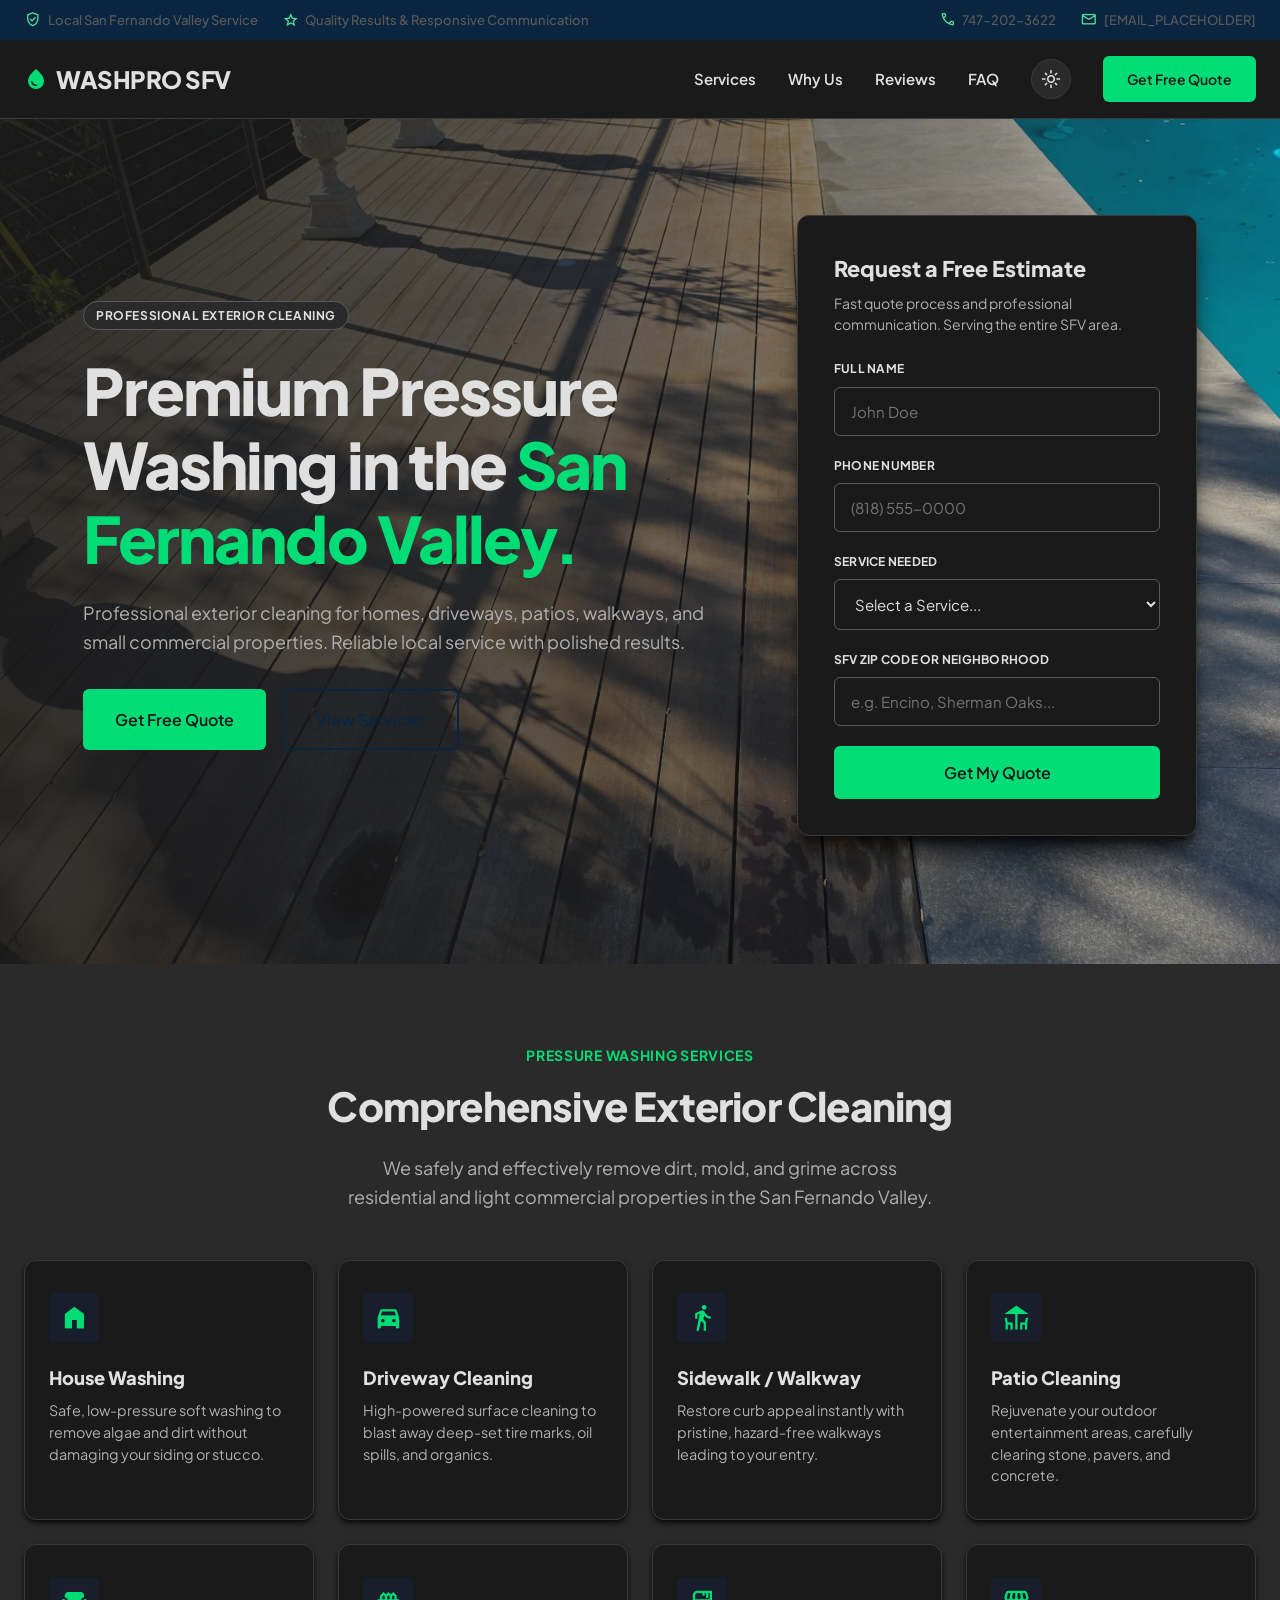
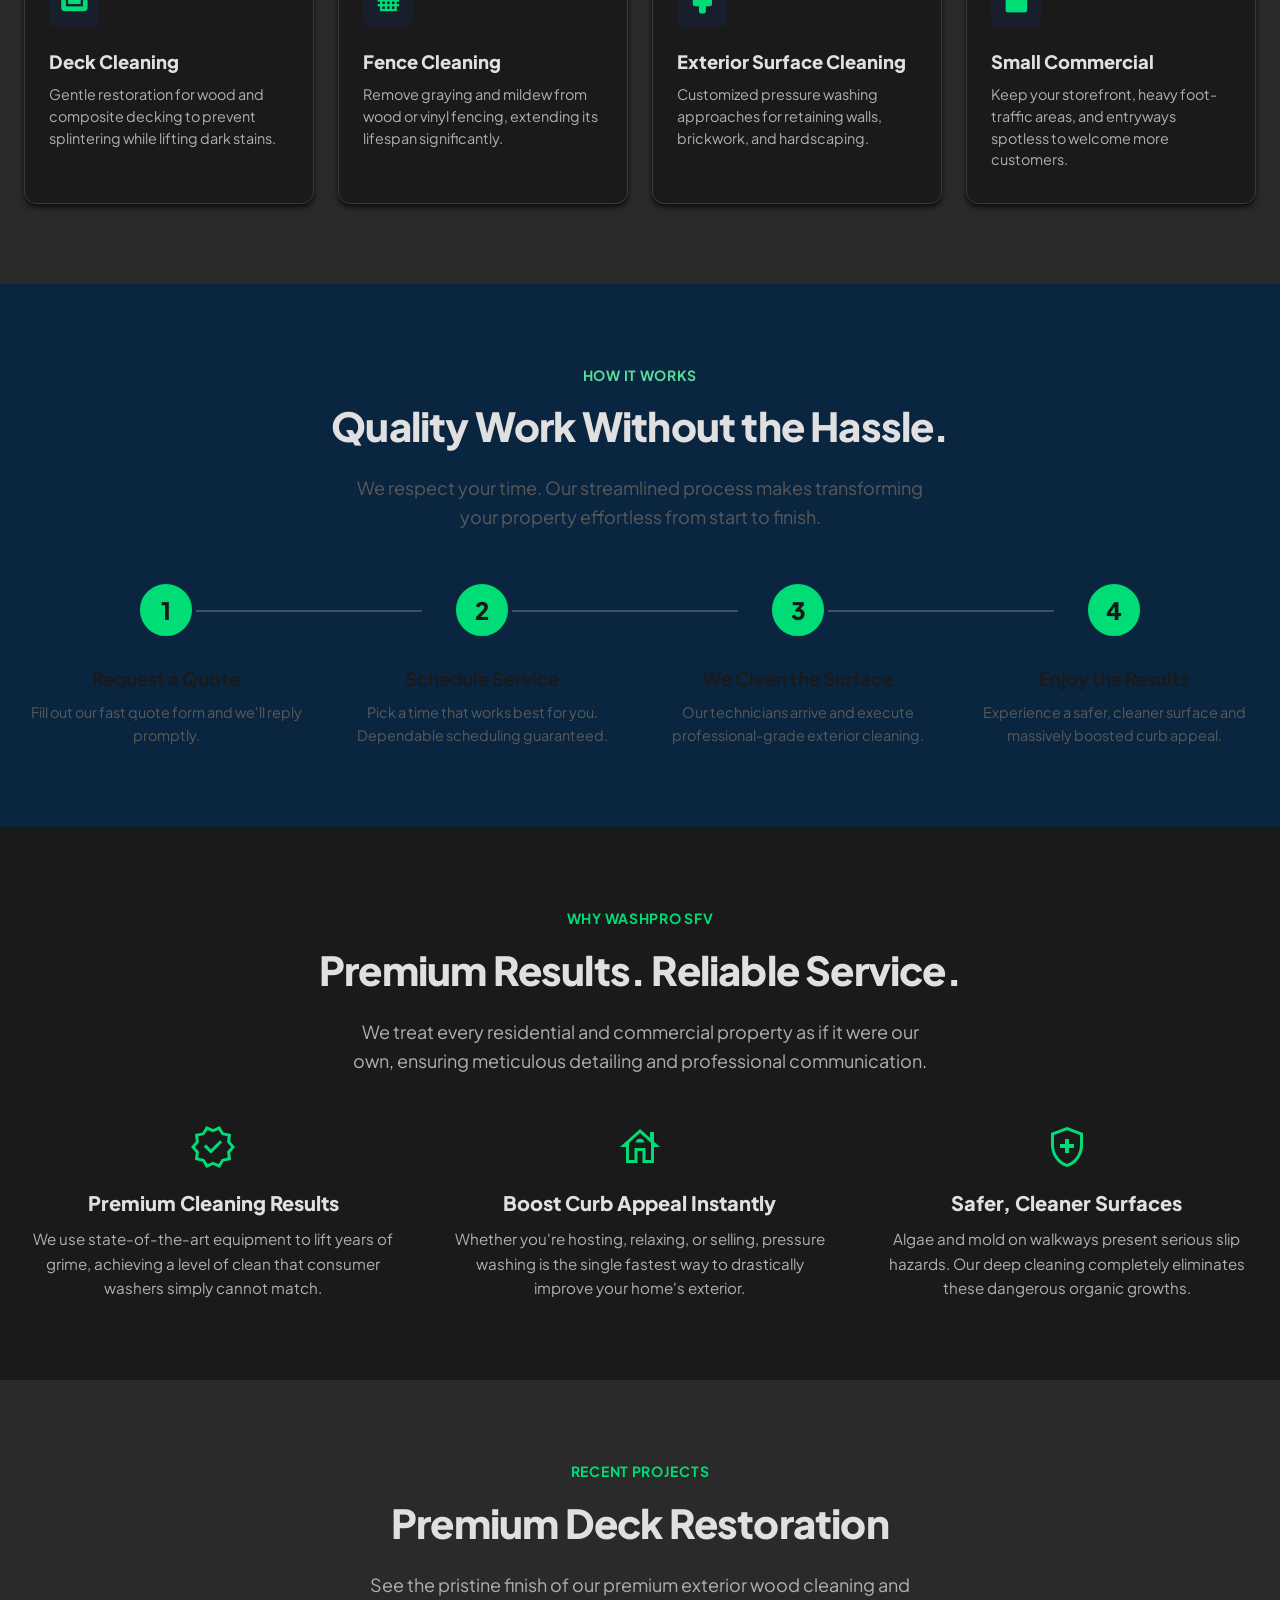
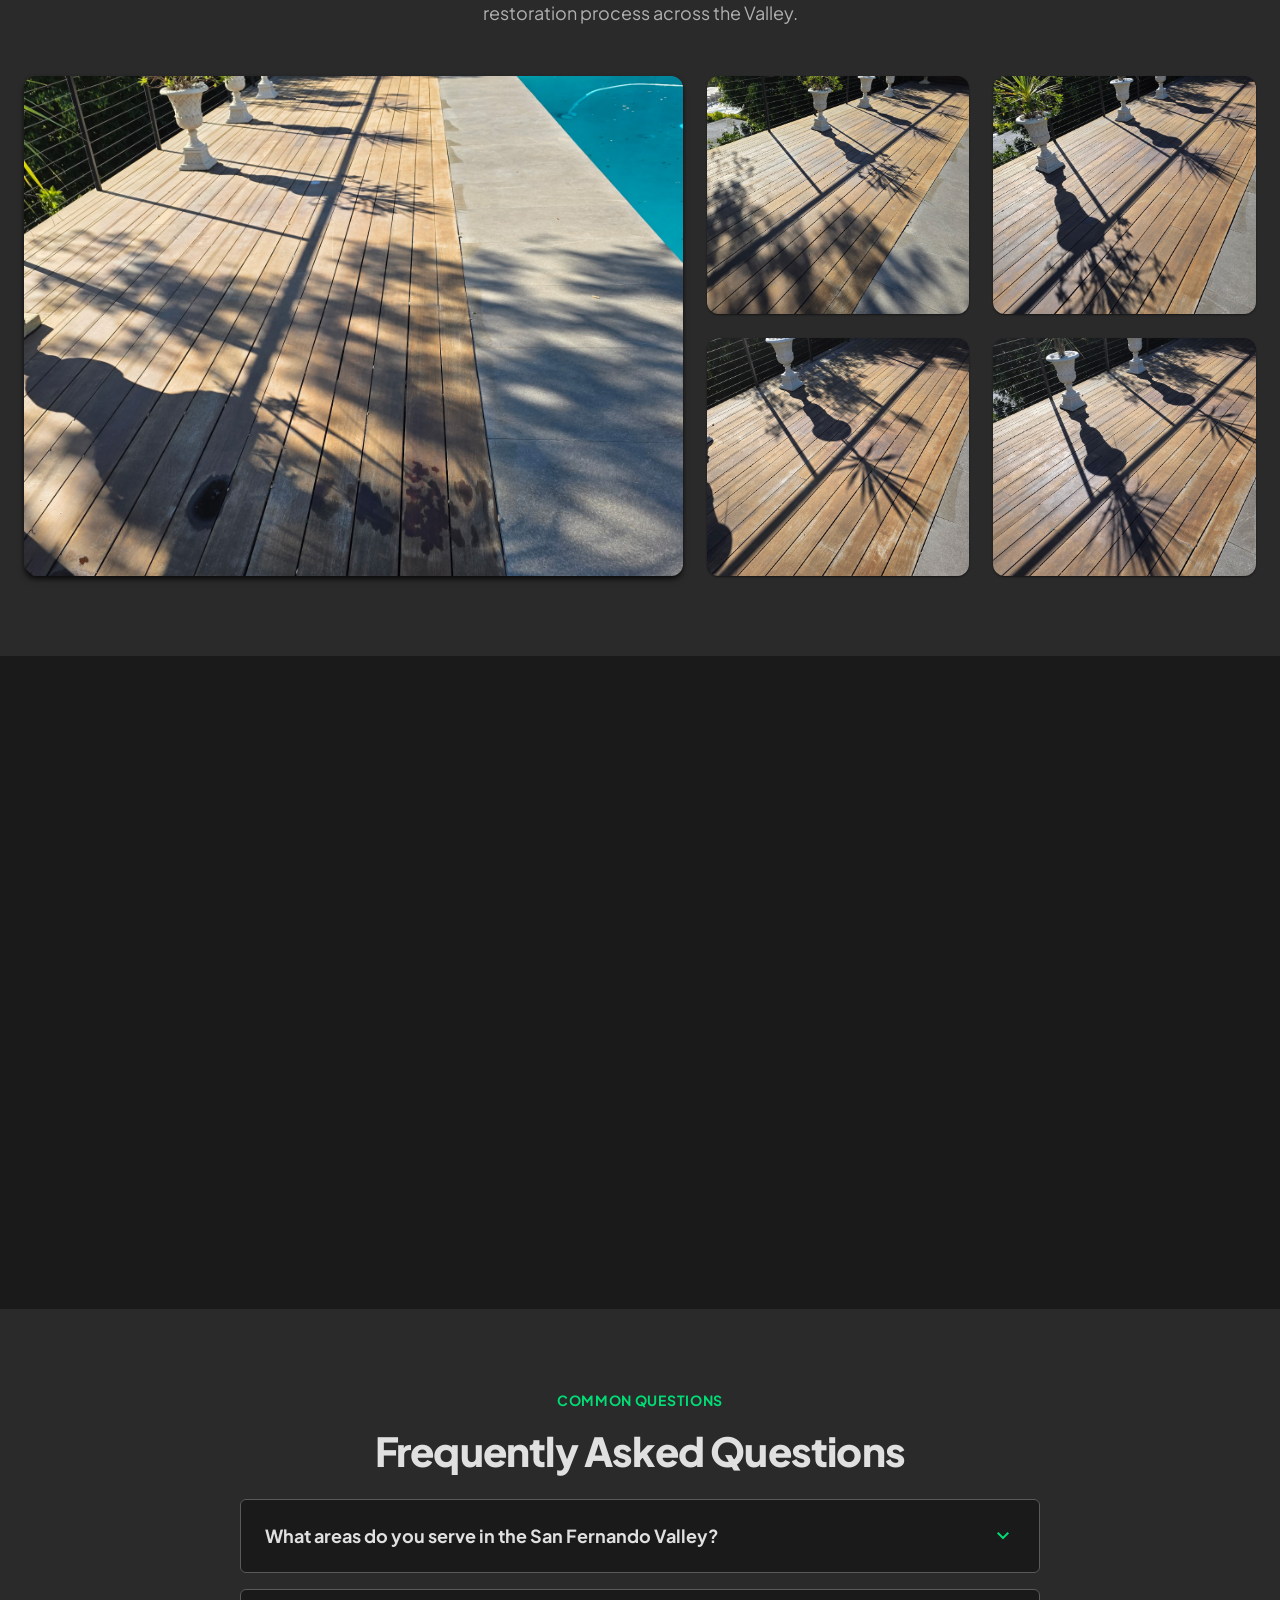
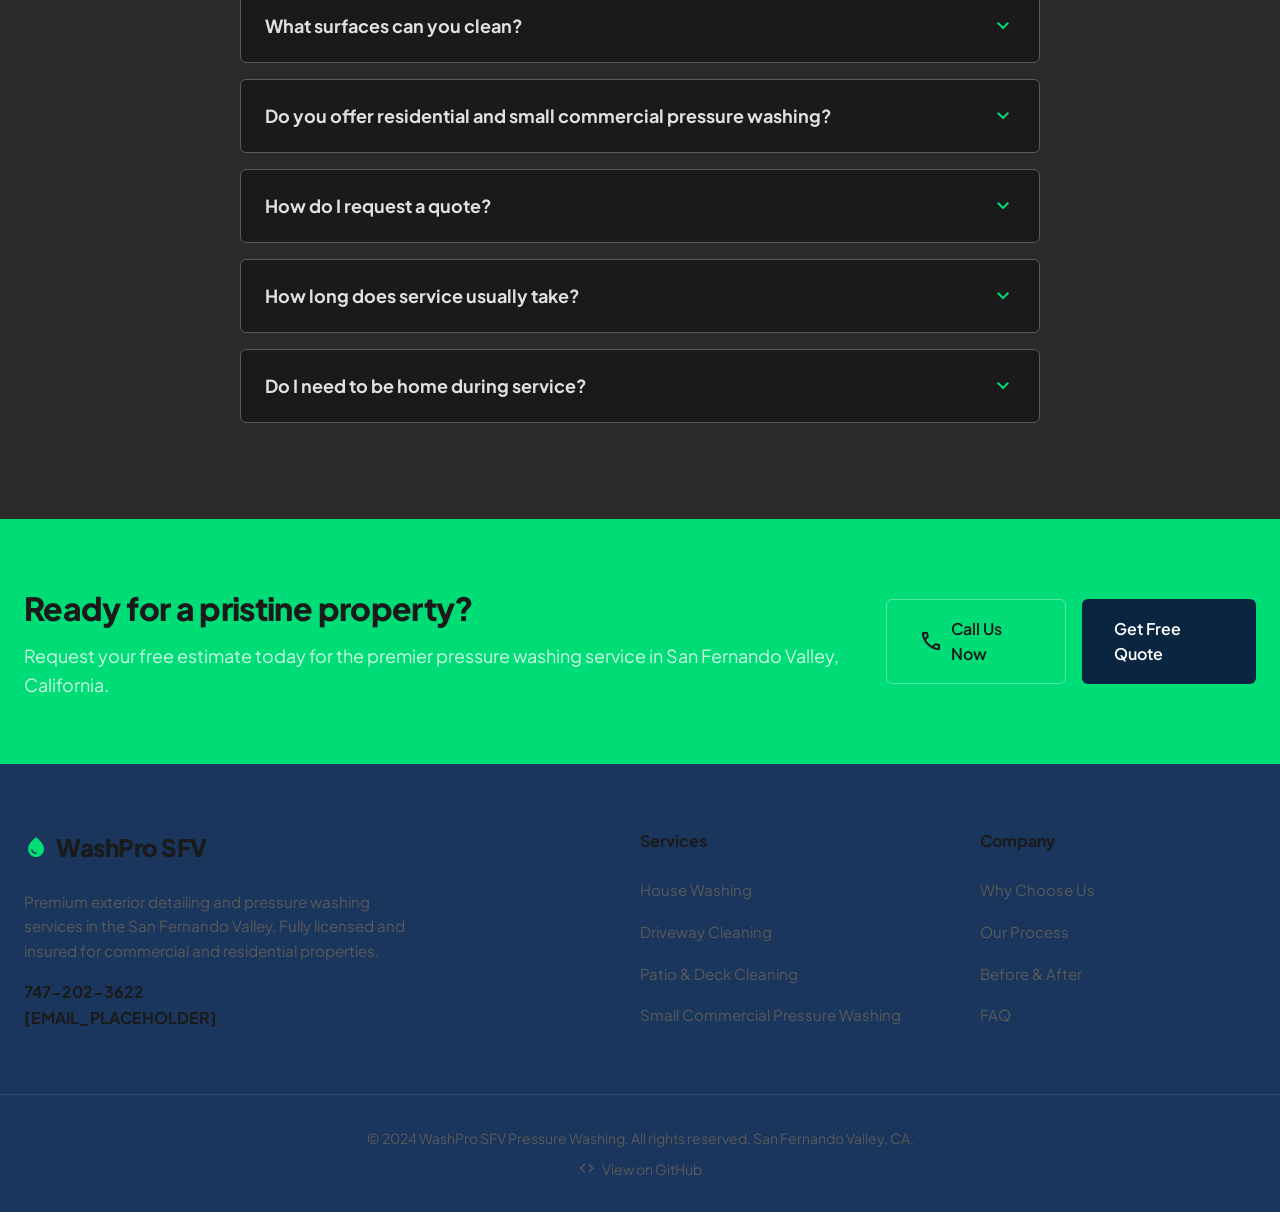
<file: index.html>
<!DOCTYPE html>
<html lang="en">
<head>
    <meta charset="UTF-8">
    <meta name="viewport" content="width=device-width, initial-scale=1.0">
    <title>WashPro SFV | Premium Pressure Washing in the San Fernando Valley</title>
    <meta name="description" content="Professional pressure washing and exterior cleaning services in the San Fernando Valley, California. House washing, driveway cleaning, and commercial properties.">
    <link rel="stylesheet" href="styles/main.css">
    <script src="js/main.js" defer></script>
</head>
<body>
    
    <!-- Trust Bar -->
    <div class="trust-bar">
        <div class="container trust-bar-inner">
            <div class="trust-badges">
                <span class="trust-item"><span class="material-symbols-outlined">verified_user</span> Local San Fernando Valley Service</span>
                <span class="trust-item"><span class="material-symbols-outlined">star</span> Quality Results & Responsive Communication</span>
            </div>
            <div class="trust-contact">
                <a href="tel:747-202-3622" class="trust-link"><span class="material-symbols-outlined">phone</span> 747-202-3622</a>
                <a href="mailto:email@example.com" class="trust-link"><span class="material-symbols-outlined">mail</span> [EMAIL_PLACEHOLDER]</a>
            </div>
        </div>
    </div>

    <!-- Main Navigation -->
    <nav class="main-nav" id="navbar">
        <div class="container nav-container">
            <a href="#" class="brand">
                <span class="brand-icon material-symbols-outlined">water_drop</span>
                WASHPRO SFV
            </a>
            <div class="nav-links">
                <a href="#services">Services</a>
                <a href="#benefits">Why Us</a>
                <a href="#reviews">Reviews</a>
                <a href="#faq">FAQ</a>
                <button class="theme-toggle" id="themeToggle" aria-label="Toggle dark mode">
                    <span class="material-symbols-outlined theme-icon-light">light_mode</span>
                    <span class="material-symbols-outlined theme-icon-dark">dark_mode</span>
                </button>
                <a href="#hero-form" class="btn btn-primary">Get Free Quote</a>
            </div>
        </div>
    </nav>

    <!-- Hero Section with Integrated Form -->
    <header class="hero">
        <div class="hero-bg">
            <div class="hero-overlay"></div>
            <img src="assets/4240135672289813494.jpeg" alt="Premium Exterior Cleaning in the San Fernando Valley">
        </div>
        <div class="container hero-container">
            <div class="hero-content reveal-fade">
                <div class="hero-badge">Professional Exterior Cleaning</div>
                <h1 class="hero-title">Premium Pressure Washing in the <span class="text-royal">San Fernando Valley.</span></h1>
                <p class="hero-subtitle">Professional exterior cleaning for homes, driveways, patios, walkways, and small commercial properties. Reliable local service with polished results.</p>
                <div class="hero-actions">
                    <a href="#hero-form" class="btn btn-primary btn-lg">Get Free Quote</a>
                    <a href="#services" class="btn btn-outline-dark btn-lg">View Services</a>
                </div>
            </div>

            <!-- Integrated Lead Form -->
            <div class="hero-form-wrapper reveal-slide-up" id="hero-form">
                <div class="form-card shadow-lg">
                    <h3 class="form-title">Request a Free Estimate</h3>
                    <p class="form-desc">Fast quote process and professional communication. Serving the entire SFV area.</p>
                    <form id="quoteForm">
                        <div class="input-group">
                            <label for="name">Full Name</label>
                            <input type="text" id="name" placeholder="John Doe" required>
                        </div>
                        <div class="input-group">
                            <label for="phone">Phone Number</label>
                            <input type="tel" id="phone" placeholder="(818) 555-0000" required>
                        </div>
                        <div class="input-group">
                            <label for="service">Service Needed</label>
                            <select id="service" required>
                                <option value="" disabled selected>Select a Service...</option>
                                <option value="house">House Washing</option>
                                <option value="driveway">Driveway Cleaning</option>
                                <option value="commercial">Small Commercial Pressure Washing</option>
                                <option value="other">Other / Multiple</option>
                            </select>
                        </div>
                        <div class="input-group">
                            <label for="zip">SFV Zip Code or Neighborhood</label>
                            <!-- e.g. [EXACT_NEIGHBORHOOD_PLACEHOLDER] -->
                            <input type="text" id="zip" placeholder="e.g. Encino, Sherman Oaks..." required>
                        </div>
                        <button type="submit" class="btn btn-primary btn-block btn-lg" id="submitBtn">Get My Quote</button>
                    </form>
                </div>
            </div>
        </div>
    </header>

    <!-- Services Section -->
    <section class="services bg-gray" id="services">
        <div class="container">
            <div class="section-header text-center reveal-fade">
                <span class="section-badge">Pressure Washing Services</span>
                <h2 class="section-title">Comprehensive Exterior Cleaning</h2>
                <p class="section-desc">We safely and effectively remove dirt, mold, and grime across residential and light commercial properties in the San Fernando Valley.</p>
            </div>

            <div class="services-grid">
                <div class="service-card shadow-md reveal-slide-up">
                    <div class="service-icon-wrap"><span class="material-symbols-outlined service-icon">home</span></div>
                    <h3 class="service-title">House Washing</h3>
                    <p class="service-text">Safe, low-pressure soft washing to remove algae and dirt without damaging your siding or stucco.</p>
                </div>
                <div class="service-card shadow-md reveal-slide-up" style="transition-delay: 50ms;">
                    <div class="service-icon-wrap"><span class="material-symbols-outlined service-icon">directions_car</span></div>
                    <h3 class="service-title">Driveway Cleaning</h3>
                    <p class="service-text">High-powered surface cleaning to blast away deep-set tire marks, oil spills, and organics.</p>
                </div>
                <div class="service-card shadow-md reveal-slide-up" style="transition-delay: 100ms;">
                    <div class="service-icon-wrap"><span class="material-symbols-outlined service-icon">directions_walk</span></div>
                    <h3 class="service-title">Sidewalk / Walkway</h3>
                    <p class="service-text">Restore curb appeal instantly with pristine, hazard-free walkways leading to your entry.</p>
                </div>
                <div class="service-card shadow-md reveal-slide-up" style="transition-delay: 150ms;">
                    <div class="service-icon-wrap"><span class="material-symbols-outlined service-icon">deck</span></div>
                    <h3 class="service-title">Patio Cleaning</h3>
                    <p class="service-text">Rejuvenate your outdoor entertainment areas, carefully clearing stone, pavers, and concrete.</p>
                </div>
                <div class="service-card shadow-md reveal-slide-up" style="transition-delay: 200ms;">
                    <div class="service-icon-wrap"><span class="material-symbols-outlined service-icon">weekend</span></div>
                    <h3 class="service-title">Deck Cleaning</h3>
                    <p class="service-text">Gentle restoration for wood and composite decking to prevent splintering while lifting dark stains.</p>
                </div>
                <div class="service-card shadow-md reveal-slide-up" style="transition-delay: 250ms;">
                    <div class="service-icon-wrap"><span class="material-symbols-outlined service-icon">fence</span></div>
                    <h3 class="service-title">Fence Cleaning</h3>
                    <p class="service-text">Remove graying and mildew from wood or vinyl fencing, extending its lifespan significantly.</p>
                </div>
                <div class="service-card shadow-md reveal-slide-up" style="transition-delay: 300ms;">
                    <div class="service-icon-wrap"><span class="material-symbols-outlined service-icon">format_paint</span></div>
                    <h3 class="service-title">Exterior Surface Cleaning</h3>
                    <p class="service-text">Customized pressure washing approaches for retaining walls, brickwork, and hardscaping.</p>
                </div>
                <div class="service-card shadow-md reveal-slide-up" style="transition-delay: 350ms;">
                    <div class="service-icon-wrap"><span class="material-symbols-outlined service-icon">storefront</span></div>
                    <h3 class="service-title">Small Commercial</h3>
                    <p class="service-text">Keep your storefront, heavy foot-traffic areas, and entryways spotless to welcome more customers.</p>
                </div>
            </div>
        </div>
    </section>

    <!-- Process Section -->
    <section class="process bg-navy text-white" id="process">
        <div class="container">
            <div class="section-header text-center reveal-fade">
                <span class="section-badge" style="color:var(--royal-light);">How It Works</span>
                <h2 class="section-title text-white">Quality Work Without the Hassle.</h2>
                <p class="section-desc" style="color:var(--gray-200);">We respect your time. Our streamlined process makes transforming your property effortless from start to finish.</p>
            </div>

            <div class="process-grid reveal-fade">
                <div class="process-step">
                    <div class="step-number">1</div>
                    <h4 class="step-title">Request a Quote</h4>
                    <p class="step-text">Fill out our fast quote form and we'll reply promptly.</p>
                </div>
                <div class="process-step">
                    <div class="step-number">2</div>
                    <h4 class="step-title">Schedule Service</h4>
                    <p class="step-text">Pick a time that works best for you. Dependable scheduling guaranteed.</p>
                </div>
                <div class="process-step">
                    <div class="step-number">3</div>
                    <h4 class="step-title">We Clean the Surface</h4>
                    <p class="step-text">Our technicians arrive and execute professional-grade exterior cleaning.</p>
                </div>
                <div class="process-step">
                    <div class="step-number">4</div>
                    <h4 class="step-title">Enjoy the Results</h4>
                    <p class="step-text">Experience a safer, cleaner surface and massively boosted curb appeal.</p>
                </div>
            </div>
        </div>
    </section>

    <!-- Benefits / Why Choose Us -->
    <section class="benefits bg-white" id="benefits">
        <div class="container">
             <div class="section-header text-center reveal-fade">
                 <span class="section-badge">Why WashPro SFV</span>
                 <h2 class="section-title">Premium Results. Reliable Service.</h2>
                 <p class="section-desc">We treat every residential and commercial property as if it were our own, ensuring meticulous detailing and professional communication.</p>
             </div>
             <div class="benefits-grid">
                 <div class="benefit-card reveal-slide-up">
                     <span class="material-symbols-outlined text-royal" style="font-size:3rem; margin-bottom:1rem;">verified</span>
                     <h3>Premium Cleaning Results</h3>
                     <p>We use state-of-the-art equipment to lift years of grime, achieving a level of clean that consumer washers simply cannot match.</p>
                 </div>
                 <div class="benefit-card reveal-slide-up" style="transition-delay: 100ms;">
                     <span class="material-symbols-outlined text-royal" style="font-size:3rem; margin-bottom:1rem;">house</span>
                     <h3>Boost Curb Appeal Instantly</h3>
                     <p>Whether you're hosting, relaxing, or selling, pressure washing is the single fastest way to drastically improve your home's exterior.</p>
                 </div>
                 <div class="benefit-card reveal-slide-up" style="transition-delay: 200ms;">
                     <span class="material-symbols-outlined text-royal" style="font-size:3rem; margin-bottom:1rem;">health_and_safety</span>
                     <h3>Safer, Cleaner Surfaces</h3>
                     <p>Algae and mold on walkways present serious slip hazards. Our deep cleaning completely eliminates these dangerous organic growths.</p>
                 </div>
             </div>
        </div>
    </section>

    <!-- Project Gallery -->
    <section class="gallery bg-gray" id="gallery">
        <div class="container">
            <div class="section-header text-center reveal-fade">
                <span class="section-badge">Recent Projects</span>
                <h2 class="section-title">Premium Deck Restoration</h2>
                <p class="section-desc">See the pristine finish of our premium exterior wood cleaning and restoration process across the Valley.</p>
            </div>

            <div class="masonry-gallery reveal-slide-up">
                <div class="masonry-main shadow-md">
                    <img src="assets/4240135672289813494.jpeg" alt="Deck Restoration Main Focus">
                </div>
                <div class="masonry-grid">
                    <div class="masonry-item shadow-sm"><img src="assets/6416483435791038055.jpeg" alt="Deck Restoration Angle"></div>
                    <div class="masonry-item shadow-sm"><img src="assets/5231917463608837197.jpeg" alt="Deck Restoration Detail"></div>
                    <div class="masonry-item shadow-sm"><img src="assets/3283356317107124267.jpeg" alt="Deck Restoration Wood Grain"></div>
                    <div class="masonry-item shadow-sm"><img src="assets/185862578129645647.jpeg" alt="Deck Restoration Shadow Play"></div>
                </div>
            </div>
        </div>
    </section>

    <!-- Reviews Section -->
    <section class="reviews bg-white" id="reviews">
        <div class="container">
            <div class="section-header text-center reveal-fade">
                <span class="section-badge">Client Testimonials</span>
                <h2 class="section-title">Trusted by SFV Homeowners</h2>
                <p class="section-desc">Don't just take our word for it. Look at what our local clients are saying about our responsive communication and quality work.</p>
            </div>

            <div class="reviews-grid">
                <!-- [REVIEW_PLACEHOLDER_1] -->
                <div class="review-card shadow-sm reveal-slide-up">
                    <div class="stars"><span class="material-symbols-outlined">star</span><span class="material-symbols-outlined">star</span><span class="material-symbols-outlined">star</span><span class="material-symbols-outlined">star</span><span class="material-symbols-outlined">star</span></div>
                    <p class="review-text">"WashPro SFV did an incredible job on our driveway and patio. The communication was professional, scheduling was dependable, and the house looks brand new."</p>
                    <p class="review-author">— Homeowner, San Fernando Valley</p>
                </div>
                <!-- [REVIEW_PLACEHOLDER_2] -->
                <div class="review-card shadow-sm reveal-slide-up" style="transition-delay: 100ms;">
                    <div class="stars"><span class="material-symbols-outlined">star</span><span class="material-symbols-outlined">star</span><span class="material-symbols-outlined">star</span><span class="material-symbols-outlined">star</span><span class="material-symbols-outlined">star</span></div>
                    <p class="review-text">"Fast quote process and excellent results. They easily removed years of dirt from my small commercial storefront. Highly recommended local service!"</p>
                    <p class="review-author">— Business Owner, Sherman Oaks</p>
                </div>
                <!-- [REVIEW_PLACEHOLDER_3] -->
                <div class="review-card shadow-sm reveal-slide-up" style="transition-delay: 200ms;">
                    <div class="stars"><span class="material-symbols-outlined">star</span><span class="material-symbols-outlined">star</span><span class="material-symbols-outlined">star</span><span class="material-symbols-outlined">star</span><span class="material-symbols-outlined">star</span></div>
                    <p class="review-text">"I was amazed at how clean my siding and walkways got. The soft washing preserved my paint perfectly. Top-tier exterior cleaning company."</p>
                    <p class="review-author">— Local Resident, Encino</p>
                </div>
            </div>
        </div>
    </section>

    <!-- FAQ Section -->
    <section class="faq bg-gray" id="faq">
        <div class="container reveal-fade">
            <div class="section-header text-center">
                <span class="section-badge">Common Questions</span>
                <h2 class="section-title">Frequently Asked Questions</h2>
            </div>
            
            <div class="faq-accordion-wrapper">
                <div class="faq-item">
                    <button class="faq-question">What areas do you serve in the San Fernando Valley? <span class="material-symbols-outlined expand-icon">keyboard_arrow_down</span></button>
                    <div class="faq-answer"><p>We provide comprehensive pressure washing services across the entire San Fernando Valley region, including [EXACT_NEIGHBORHOOD_PLACEHOLDERS: e.g. Encino, Sherman Oaks, Studio City, Burbank, and Northridge]. Please contact us if you are unsure if you fall within our exact boundaries.</p></div>
                </div>
                <div class="faq-item">
                    <button class="faq-question">What surfaces can you clean? <span class="material-symbols-outlined expand-icon">keyboard_arrow_down</span></button>
                    <div class="faq-answer"><p>We clean almost all exterior surfaces. This includes concrete driveways, stone patios, wood decks, vinyl fencing, brick walkways, and delicate house siding (using low-pressure soft washing techniques).</p></div>
                </div>
                <div class="faq-item">
                    <button class="faq-question">Do you offer residential and small commercial pressure washing? <span class="material-symbols-outlined expand-icon">keyboard_arrow_down</span></button>
                    <div class="faq-answer"><p>Yes, we specialize in both. Whether you are a homeowner needing a full exterior cleaning or a property manager looking to spruce up a small commercial storefront, our equipment is fully capable.</p></div>
                </div>
                <div class="faq-item">
                    <button class="faq-question">How do I request a quote? <span class="material-symbols-outlined expand-icon">keyboard_arrow_down</span></button>
                    <div class="faq-answer"><p>You can request a quote extremely quickly by filling out the form at the top or bottom of this page. We prioritize a fast quote process and will generally follow up within a business day.</p></div>
                </div>
                <div class="faq-item">
                    <button class="faq-question">How long does service usually take? <span class="material-symbols-outlined expand-icon">keyboard_arrow_down</span></button>
                    <div class="faq-answer"><p>The duration depends heavily on the square footage and specific services requested. For example, a standard driveway typically takes 1-2 hours, while a full property exterior detailing may take half a day. We will provide an exact time estimate with your quote.</p></div>
                </div>
                <div class="faq-item">
                    <button class="faq-question">Do I need to be home during service? <span class="material-symbols-outlined expand-icon">keyboard_arrow_down</span></button>
                    <div class="faq-answer"><p>No, you do not need to be home as long as we have full access to the exterior surfaces being cleaned and a functional exterior water hookup. We handle everything else professionally while you are away.</p></div>
                </div>
            </div>
        </div>
    </section>

    <!-- Call to Action Banner -->
    <section class="cta-banner" style="background-color: var(--royal); color: var(--white);">
        <div class="container cta-container reveal-fade">
            <div class="cta-text">
                <h2>Ready for a pristine property?</h2>
                <p>Request your free estimate today for the premier pressure washing service in San Fernando Valley, California.</p>
            </div>
            <div class="cta-action">
                <a href="tel:747-202-3622" class="btn btn-outline-white btn-lg"><span class="material-symbols-outlined">call</span> Call Us Now</a>
                <a href="#hero-form" class="btn btn-navy btn-lg" style="background-color:var(--navy); color:white;">Get Free Quote</a>
            </div>
        </div>
    </section>

    <!-- Footer -->
    <footer class="main-footer">
        <div class="container footer-grid">
            <div class="footer-brandinfo">
                <a href="#" class="brand brand-light">
                    <span class="brand-icon material-symbols-outlined">water_drop</span> WashPro SFV
                </a>
                <p class="footer-desc">Premium exterior detailing and pressure washing services in the San Fernando Valley. Fully licensed and insured for commercial and residential properties.</p>
                <div style="margin-top: 1rem;">
                    <strong>747-202-3622</strong><br>
                    <strong>[EMAIL_PLACEHOLDER]</strong>
                </div>
            </div>
            <div class="footer-links-col">
                <h4>Services</h4>
                <ul>
                    <li><a href="#services">House Washing</a></li>
                    <li><a href="#services">Driveway Cleaning</a></li>
                    <li><a href="#services">Patio & Deck Cleaning</a></li>
                    <li><a href="#services">Small Commercial Pressure Washing</a></li>
                </ul>
            </div>
            <div class="footer-links-col">
                <h4>Company</h4>
                <ul>
                    <li><a href="#benefits">Why Choose Us</a></li>
                    <li><a href="#process">Our Process</a></li>
                    <li><a href="#gallery">Before & After</a></li>
                    <li><a href="#faq">FAQ</a></li>
                </ul>
            </div>
        </div>
        <div class="container footer-bottom">
            <p>&copy; 2024 WashPro SFV Pressure Washing. All rights reserved. San Fernando Valley, CA.</p>
            <p style="margin-top: 0.5rem; display: flex; justify-content: center;">
                <a href="https://github.com/christian-antoniazzi/washpro" target="_blank" style="color: var(--gray-200); text-decoration: none; display: flex; align-items: center; gap: 0.35rem; transition: color 0.2s;">
                    <span class="material-symbols-outlined" style="font-size: 1.1rem;">code</span> View on GitHub
                </a>
            </p>
        </div>
    </footer>
</body>
</html>
</file>
<file: styles/main.css>
@import url('https://fonts.googleapis.com/css2?family=Plus+Jakarta+Sans:wght@400;500;600;700;800&display=swap');
@import url('https://fonts.googleapis.com/css2?family=Material+Symbols+Outlined:wght,FILL@100..700,0..1&display=swap');

:root {
  /* Core Authentic Colors - Dark Green Theme */
  --navy: #0A2540;
  --navy-light: #1A365D;
  --royal: #00DD77;
  --royal-hover: #00AA55;
  --royal-light: #55DD99;
  
  /* Grays & Neutrals - Darker for overall theme */
  --white: #1A1A1A;
  --gray-50: #2A2A2A;
  --gray-100: #3A3A3A;
  --gray-200: #5A5A5A;
  --text-main: #E0E0E0;
  --text-light: #B0B0B0;

  /* Typography */
  --font-main: 'Plus Jakarta Sans', sans-serif;
  
  /* Shadows - Adjusted for dark theme */
  --shadow-sm: 0 1px 2px 0 rgba(0, 0, 0, 0.5);
  --shadow-md: 0 4px 6px -1px rgba(0, 0, 0, 0.6), 0 2px 4px -1px rgba(0, 0, 0, 0.5);
  --shadow-lg: 0 20px 25px -5px rgba(0, 0, 0, 0.7), 0 10px 10px -5px rgba(0, 0, 0, 0.6);
  
  /* Borders */
  --radius-sm: 6px;
  --radius-md: 12px;
  --radius-lg: 16px;
}

/* Dark Theme Variables - Enhanced Green */
[data-theme="dark"] {
  --navy: #E0E0E0;
  --navy-light: #0A0A0A;
  --white: #0A0A0A;
  --gray-50: #1A1A1A;
  --gray-100: #2A2A2A;
  --gray-200: #4A4A4A;
  --text-main: #F0F0F0;
  --text-light: #C0C0C0;
  --shadow-sm: 0 1px 2px 0 rgba(0, 0, 0, 0.8);
  --shadow-md: 0 4px 6px -1px rgba(0, 0, 0, 0.9), 0 2px 4px -1px rgba(0, 0, 0, 0.8);
  --shadow-lg: 0 20px 25px -5px rgba(0, 0, 0, 0.9), 0 10px 10px -5px rgba(0, 0, 0, 0.8);
}

* { margin: 0; padding: 0; box-sizing: border-box; }

body {
  font-family: var(--font-main);
  color: var(--text-main);
  background-color: var(--white);
  line-height: 1.6;
  -webkit-font-smoothing: antialiased;
}

/* Utilities */
.container {
  max-width: 1280px;
  margin: 0 auto;
  padding: 0 1.5rem;
}
.bg-gray { background-color: var(--gray-50); }
.bg-white { background-color: var(--white); }
.bg-navy { background-color: var(--navy); }
.text-white { color: var(--white); }
.text-royal { color: var(--royal); }
.text-center { text-align: center; }
.shadow-sm { box-shadow: var(--shadow-sm); }
.shadow-md { box-shadow: var(--shadow-md); }
.shadow-lg { box-shadow: var(--shadow-lg); }

/* Buttons */
.btn {
  display: inline-flex;
  align-items: center;
  justify-content: center;
  gap: 0.5rem;
  padding: 0.75rem 1.5rem;
  border-radius: var(--radius-sm);
  font-family: var(--font-main);
  font-weight: 600;
  font-size: 0.875rem;
  text-decoration: none;
  cursor: pointer;
  transition: all 0.2s ease;
  border: none;
}
.btn-primary { background-color: var(--royal); color: var(--white); }
.btn-primary:hover { background-color: var(--royal-hover); transform: translateY(-1px); }
.btn-outline-dark { background-color: transparent; color: var(--navy); border: 2px solid var(--navy); }
.btn-outline-dark:hover { background-color: var(--gray-50); }
.btn-outline-white { background-color: transparent; color: var(--white); border: 1px solid rgba(255,255,255,0.3); }
.btn-outline-white:hover { background-color: rgba(255,255,255,0.1); border-color: var(--white); }
.btn-navy { background-color: var(--navy); color: var(--white); }
.btn-navy:hover { background-color: var(--navy-light); color: var(--white); transform: translateY(-1px); }

.btn-lg { padding: 1rem 2rem; font-size: 1rem; }
.btn-block { width: 100%; }

/* Trust Bar */
.trust-bar { background-color: var(--navy); color: var(--text-main); padding: 0.6rem 0; font-size: 0.8125rem; font-weight:500;}
.trust-bar-inner { display: flex; justify-content: space-between; align-items: center; }
.trust-badges, .trust-contact { display: flex; gap: 1.5rem; align-items: center; }
.trust-item, .trust-link { display: flex; align-items: center; gap: 0.35rem; color: var(--gray-200); text-decoration: none; }
.trust-link:hover { color: var(--white); }
.trust-bar .material-symbols-outlined { font-size: 1.1rem; color: var(--royal-light); }

/* Navbar */
.main-nav {
  position: sticky; top: 0; z-index: 1000; background-color: var(--white);
  border-bottom: 1px solid var(--gray-100); padding: 1rem 0; transition: box-shadow 0.3s ease;
}
.main-nav.scrolled { box-shadow: var(--shadow-sm); }
.nav-container { display: flex; justify-content: space-between; align-items: center; }
.brand {
  font-size: 1.5rem; font-weight: 800; color: var(--text-main); letter-spacing: -0.02em;
  display: flex; align-items: center; gap: 0.5rem; text-decoration: none;
}
.brand-icon { color: var(--royal); font-variation-settings: 'FILL' 1; }
.brand-light { color: var(--white); }

.nav-links { display: flex; align-items: center; gap: 2rem; }
.nav-links a:not(.btn) { text-decoration: none; color: var(--text-main); font-weight: 600; font-size: 0.9375rem; transition: color 0.2s; }
.nav-links a:not(.btn):hover { color: var(--royal); }

/* Theme Toggle Button */
.theme-toggle {
  display: flex; align-items: center; justify-content: center;
  width: 40px; height: 40px; border-radius: 50%; border: 1px solid var(--gray-100);
  background: var(--gray-50); cursor: pointer; transition: all 0.3s ease;
  color: var(--text-main); position: relative;
}
.theme-toggle:hover { border-color: var(--royal); background: rgba(0, 82, 255, 0.08); color: var(--royal); }
.theme-icon-dark { display: none; }
[data-theme="dark"] .theme-icon-light { display: none; }
[data-theme="dark"] .theme-icon-dark { display: block; }
.theme-toggle .material-symbols-outlined { font-size: 1.25rem; }

/* Hero Section */
.hero { position: relative; display: flex; align-items: center; padding: 6rem 0 8rem; }
.hero-bg { position: absolute; top: 0; left: 0; width: 100%; height: 100%; z-index: -1; }
.hero-bg img { width: 100%; height: 100%; object-fit: cover; object-position: center; }
.hero-overlay {
  position: absolute; top: 0; left: 0; width: 100%; height: 100%;
  background: linear-gradient(90deg, rgba(26,26,26,0.9) 0%, rgba(26,26,26,0.7) 45%, rgba(26,26,26,0.2) 100%);
}

.hero-container { display: grid; grid-template-columns: 1.2fr 400px; gap: 4rem; align-items: center; }

.hero-content { max-width: 650px; }
.hero-badge {
  display: inline-block; padding: 0.25rem 0.75rem; background-color: var(--gray-50); border: 1px solid var(--gray-200);
  border-radius: 100px; font-size: 0.75rem; font-weight: 700; text-transform: uppercase; letter-spacing: 0.05em; color: var(--text-main); margin-bottom: 1.5rem;
}
.hero-title { font-size: clamp(2.5rem, 5vw, 4rem); font-weight: 800; line-height: 1.15; color: var(--text-main); margin-bottom: 1.5rem; letter-spacing: -0.03em; }
.hero-subtitle { font-size: 1.125rem; color: var(--text-light); margin-bottom: 2rem; line-height: 1.6;}
.hero-actions { display: flex; gap: 1rem; }

/* Lead Form */
.hero-form-wrapper { position: relative; }
.form-card { background: var(--white); padding: 2.25rem; border-radius: var(--radius-md); border: 1px solid var(--gray-100); }
.form-title { font-size: 1.35rem; font-weight: 800; color: var(--text-main); margin-bottom: 0.4rem; }
.form-desc { font-size: 0.875rem; color: var(--text-light); margin-bottom: 1.5rem; line-height: 1.5; }

.input-group { margin-bottom: 1.25rem; }
.input-group label { display: block; font-size: 0.75rem; font-weight: 700; color: var(--text-main); margin-bottom: 0.5rem; text-transform: uppercase; letter-spacing:0.02em;}
.input-group input, .input-group select {
  width: 100%; padding: 0.875rem 1rem; border: 1px solid var(--gray-200); border-radius: var(--radius-sm);
  font-family: var(--font-main); font-size: 0.9375rem; color: var(--text-main); background-color: var(--white); transition: border-color 0.2s;
}
.input-group input:focus, .input-group select:focus { outline: none; border-color: var(--royal); box-shadow: 0 0 0 3px rgba(0, 82, 255, 0.1); }

/* Global Sections */
section { padding: 5rem 0; }
.section-badge { display: block; font-size: 0.875rem; font-weight: 700; color: var(--royal); text-transform: uppercase; letter-spacing: 0.05em; margin-bottom: 0.5rem; }
.section-title { font-size: 2.5rem; font-weight: 800; color: var(--text-main); margin-bottom: 1rem; letter-spacing: -0.02em; }
.section-desc { font-size: 1.125rem; color: var(--text-light); max-width: 600px; margin: 0 auto 3rem; }

/* Sub Grids */
.services-grid { display: grid; grid-template-columns: repeat(4, 1fr); gap: 1.5rem; }
.service-card { background: var(--white); padding: 2rem 1.5rem; border-radius: var(--radius-md); border: 1px solid var(--gray-100); transition: transform 0.3s ease, box-shadow 0.3s ease; }
.service-card:hover { transform: translateY(-5px); box-shadow: var(--shadow-md); border-color: var(--gray-200); }
.service-icon-wrap { width: 50px; height: 50px; background-color: rgba(0, 82, 255, 0.08); border-radius: var(--radius-sm); display: flex; align-items: center; justify-content: center; margin-bottom: 1.25rem; color: var(--royal); }
.service-icon { font-size: 1.8rem; font-variation-settings: 'FILL' 1;}
.service-title { font-size: 1.15rem; font-weight: 800; color: var(--text-main); margin-bottom: 0.5rem; }
.service-text { font-size: 0.9rem; color: var(--text-light); line-height:1.5;}

.benefits-grid { display: grid; grid-template-columns: repeat(3, 1fr); gap: 3rem; margin-top: 3rem; }
.benefit-card { text-align: center; }
.benefit-card h3 { font-size: 1.25rem; font-weight: 800; color: var(--text-main); margin-bottom: 0.5rem; }
.benefit-card p { color: var(--text-light); font-size: 0.95rem; }

/* Process Section */
.process-grid { display: grid; grid-template-columns: repeat(4, 1fr); gap: 2rem; position: relative; margin-top:3rem;}
.process-step { text-align: center; position: relative; }
.process-step::after { 
    content: ''; position: absolute; top: 30px; left: 60%; width: 80%; height: 2px; 
    background-color: rgba(255,255,255,0.2); z-index: 1; 
}
.process-step:last-child::after { display: none; }
.step-number { 
    width: 60px; height: 60px; border-radius: 50%; background-color: var(--royal); 
    color: var(--white); font-size: 1.5rem; font-weight: 800; display: flex; align-items: center; 
    justify-content: center; margin: 0 auto 1.5rem; position: relative; z-index: 2;
    border: 4px solid var(--navy);
}
.step-title { font-size: 1.15rem; font-weight: 700; margin-bottom: 0.5rem; }
.step-text { color: var(--gray-200); font-size: 0.9rem; }

/* Gallery */
.masonry-gallery { display: flex; gap: 1.5rem; height: 500px; margin-top: 2rem; }
.masonry-main { flex: 1.2; border-radius: var(--radius-md); overflow: hidden; position: relative; }
.masonry-main img { width: 100%; height: 100%; object-fit: cover; transition: transform 0.5s ease; }
.masonry-main:hover img { transform: scale(1.05); }
.masonry-grid { flex: 1; display: grid; grid-template-columns: 1fr 1fr; grid-template-rows: 1fr 1fr; gap: 1.5rem; }
.masonry-item { border-radius: var(--radius-md); overflow: hidden; position: relative; }
.masonry-item img { width: 100%; height: 100%; object-fit: cover; transition: transform 0.5s ease; }
.masonry-item:hover img { transform: scale(1.05); }

/* Reviews */
.reviews-grid { display: grid; grid-template-columns: repeat(3, 1fr); gap: 2rem; }
.review-card { background: var(--gray-50); padding: 2rem; border-radius: var(--radius-md); border: 1px solid var(--gray-100); }
.stars { color: #F59E0B; margin-bottom: 1rem; display: flex;}
.stars .material-symbols-outlined { font-variation-settings: 'FILL' 1; font-size: 1.25rem; }
.review-text { font-size: 1rem; font-weight: 500; font-style: italic; color: var(--text-main); margin-bottom: 1.5rem; line-height:1.6;}
.review-author { font-size: 0.875rem; color: var(--text-light); font-weight: 700; }

/* FAQ Accordion */
.faq-accordion-wrapper { max-width: 800px; margin: 0 auto; }
.faq-item { border: 1px solid var(--gray-200); border-radius: var(--radius-sm); margin-bottom: 1rem; background: var(--white); overflow: hidden; }
.faq-question { width: 100%; text-align: left; padding: 1.5rem; background: transparent; border: none; font-family: var(--font-main); font-size: 1.125rem; font-weight: 700; color: var(--text-main); cursor: pointer; display: flex; justify-content: space-between; align-items: center; transition: background 0.2s;}
.faq-question:hover { background: var(--gray-50); }
.expand-icon { transition: transform 0.3s ease; color: var(--royal); }
.faq-item.active .expand-icon { transform: rotate(180deg); }
.faq-answer { max-height: 0; overflow: hidden; transition: max-height 0.3s ease; }
.faq-answer p { padding: 0 1.5rem 1.5rem; color: var(--text-light); font-size: 1rem; line-height: 1.6; }


/* CTA Banner */
.cta-banner { padding: 4rem 0; }
.cta-container { display: flex; justify-content: space-between; align-items: center; }
.cta-text h2 { font-size: 2rem; font-weight: 800; margin-bottom: 0.5rem; letter-spacing: -0.02em; }
.cta-text p { color: rgba(255,255,255,0.8); font-size: 1.125rem; }
.cta-action { display: flex; gap: 1rem; }

/* Footer */
.main-footer { background-color: var(--navy-light); color: var(--white); padding: 4rem 0 0; }
.footer-grid { display: grid; grid-template-columns: 2fr 1fr 1fr; gap: 4rem; margin-bottom: 4rem; }
.footer-desc { color: var(--gray-200); font-size: 0.95rem; line-height: 1.6; margin-top: 1.5rem; max-width: 400px; }
.footer-links-col h4 { font-size: 1rem; font-weight: 700; margin-bottom: 1.5rem; }
.footer-links-col ul { list-style: none; display: flex; flex-direction: column; gap: 1rem; }
.footer-links-col a { color: var(--gray-200); text-decoration: none; font-size: 0.9375rem; transition: color 0.2s; }
.footer-links-col a:hover { color: var(--white); }
.footer-bottom { border-top: 1px solid rgba(255,255,255,0.1); padding: 2rem 0; text-align: center; color: var(--gray-200); font-size: 0.875rem; }

/* Animations */
.reveal-fade { opacity: 0; transition: opacity 0.8s ease; }
.reveal-slide-up { opacity: 0; transform: translateY(30px); transition: all 0.8s ease; }
.reveal-fade.active { opacity: 1; }
.reveal-slide-up.active { opacity: 1; transform: translateY(0); }

/* Dark Mode Overrides */
[data-theme="dark"] body { background-color: var(--white); color: var(--text-main); }
[data-theme="dark"] .main-nav { background-color: #0F172A; border-bottom-color: #334155; }
[data-theme="dark"] .brand { color: #E2E8F0; }
[data-theme="dark"] .trust-bar { background-color: #020617; }
[data-theme="dark"] .hero-overlay { background: linear-gradient(90deg, rgba(10,10,10,0.95) 0%, rgba(10,10,10,0.85) 45%, rgba(10,10,10,0.3) 100%); }
[data-theme="dark"] .hero-title { color: #E2E8F0; }
[data-theme="dark"] .hero-badge { background-color: #1E293B; border-color: #475569; color: #CBD5E1; }
[data-theme="dark"] .form-card { background: #1E293B; border-color: #334155; }
[data-theme="dark"] .form-title { color: #E2E8F0; }
[data-theme="dark"] .input-group input,
[data-theme="dark"] .input-group select { background-color: #0F172A; border-color: #475569; color: #E2E8F0; }
[data-theme="dark"] .service-card { background: #1E293B; border-color: #334155; }
[data-theme="dark"] .service-title { color: #E2E8F0; }
[data-theme="dark"] .section-title { color: #E2E8F0; }
[data-theme="dark"] .benefit-card h3 { color: #E2E8F0; }
[data-theme="dark"] .review-card { background: #1E293B; border-color: #334155; }
[data-theme="dark"] .review-text { color: #CBD5E1; }
[data-theme="dark"] .faq-item { background: #1E293B; border-color: #475569; }
[data-theme="dark"] .faq-question { color: #E2E8F0; }
[data-theme="dark"] .faq-question:hover { background: #334155; }
[data-theme="dark"] .main-footer { background-color: #020617; }
[data-theme="dark"] .btn-outline-dark { color: #E2E8F0; border-color: #E2E8F0; }
[data-theme="dark"] .btn-outline-dark:hover { background-color: #1E293B; }

/* Responsive adjustments */
@media (max-width: 1024px) {
  .hero-container { grid-template-columns: 1fr; }
  .hero-overlay { background: rgba(26,26,26,0.9); }
  .hero-content { margin-bottom: 2rem; }
  .services-grid { grid-template-columns: repeat(2, 1fr); }
  .process-grid { grid-template-columns: repeat(2, 1fr); gap: 3rem;}
  .process-step::after { display: none; }
  .benefits-grid, .reviews-grid { grid-template-columns: 1fr; gap: 2rem; }
  .masonry-gallery { flex-direction: column; height: auto; }
  .masonry-main { height: 400px; }
  .cta-container { flex-direction: column; text-align: center; gap: 2rem; }
  .footer-grid { grid-template-columns: 1fr; gap: 2rem; }
}
@media (max-width: 768px) {
  .trust-bar { display: none; }
  .nav-links a:not(.btn) { display: none; }
  
  /* Global Spacing Reduction */
  section { padding: 3.5rem 0; }
  .hero { padding: 3rem 0 4rem; }
  .hero-container { gap: 2rem; }
  
  /* Typography Scaling */
  .hero-title { font-size: clamp(2rem, 8vw, 2.75rem); margin-bottom: 1rem; line-height: 1.2; }
  .hero-subtitle { font-size: 1rem; margin-bottom: 1.5rem; }
  .section-title { font-size: 2rem; }
  
  /* Tighter Grids */
  .services-grid { grid-template-columns: 1fr; gap: 1rem; }
  .service-card { padding: 1.5rem; }
  .process-grid { grid-template-columns: 1fr; gap: 2rem; margin-top: 2rem; }
  .reviews-grid { grid-template-columns: 1fr; gap: 1.5rem; margin-top: 2rem; }
  .benefit-card { padding: 1rem; }
  .review-card { padding: 1.5rem; }
  
  .masonry-main { height: 300px; }
  .masonry-grid { gap: 1rem; }
  
  /* Hero Form Compaction */
  .form-card { padding: 1.5rem; }
  .form-title { font-size: 1.25rem; }
  .input-group label { font-size: 0.7rem; }
  
  /* Form Actions Flow */
  .hero-actions { display: flex; flex-direction: column; width: 100%; gap: 1rem; }
}
</file>
